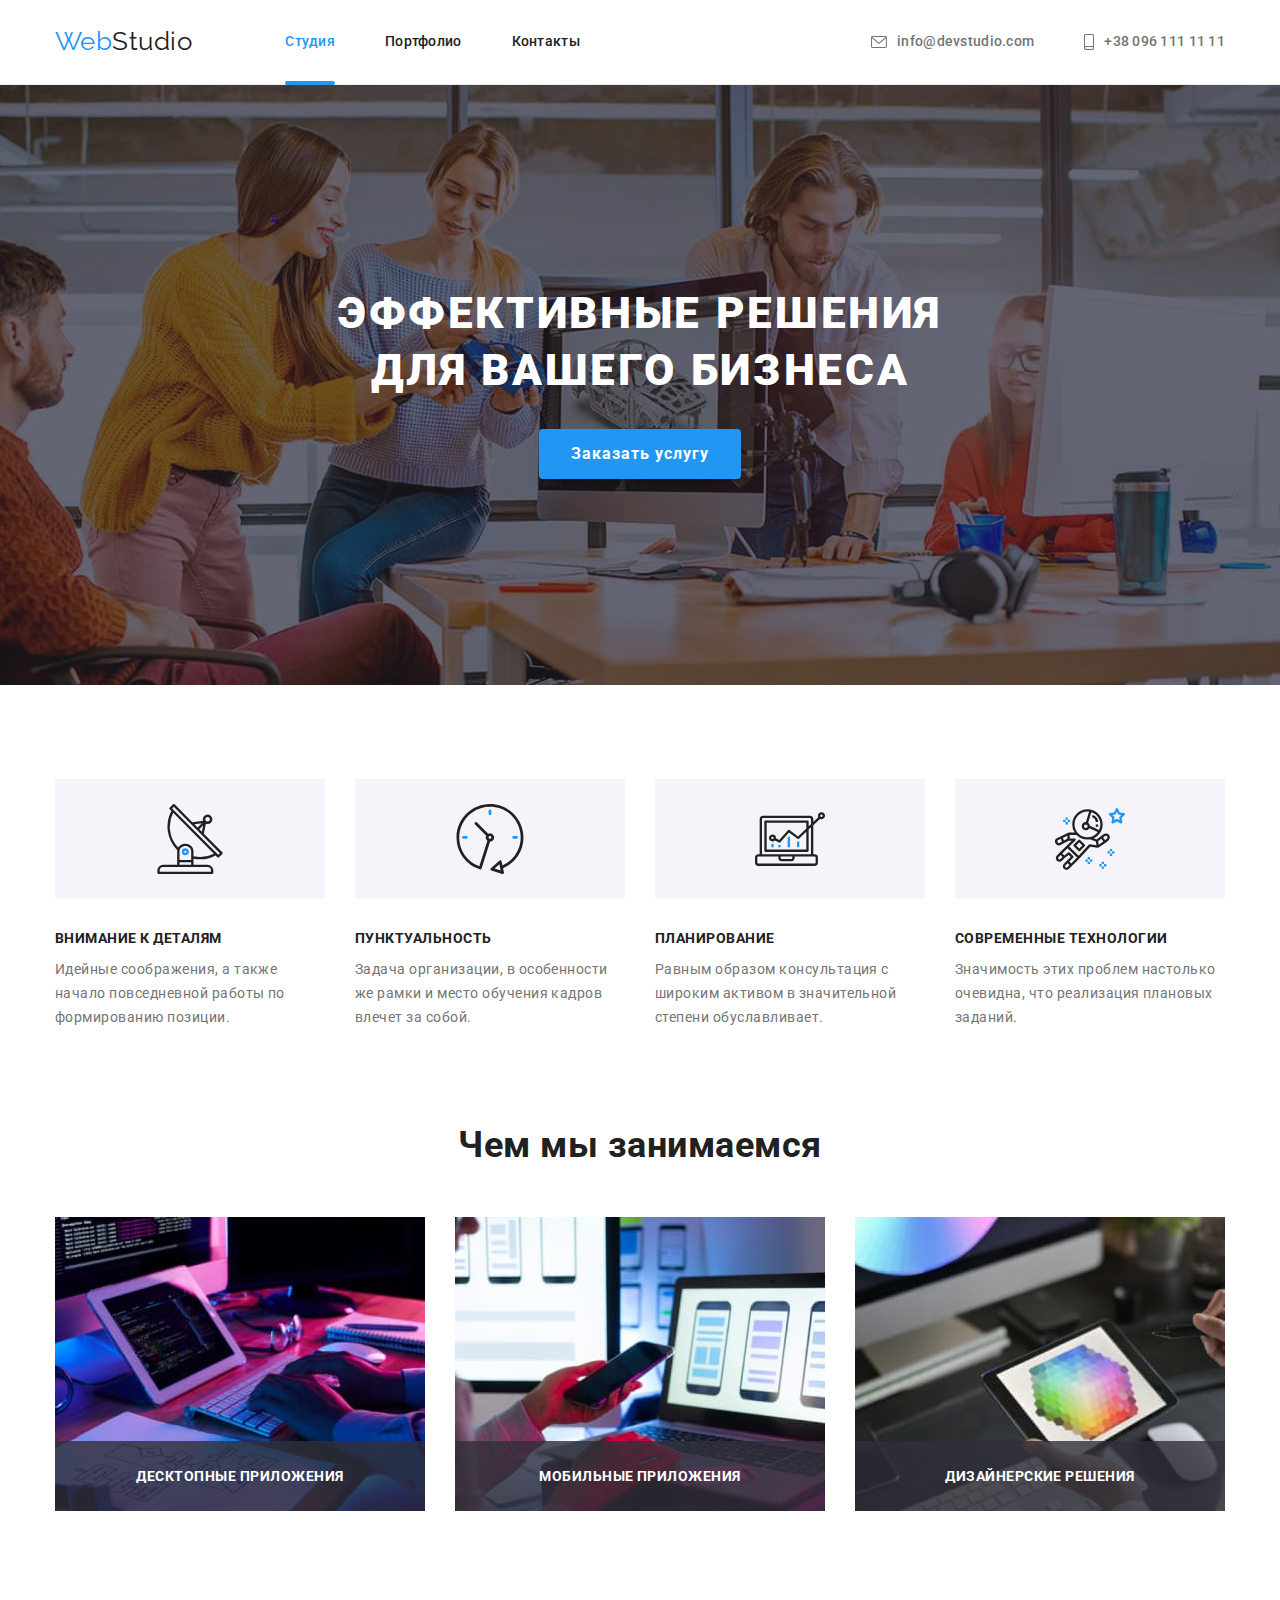
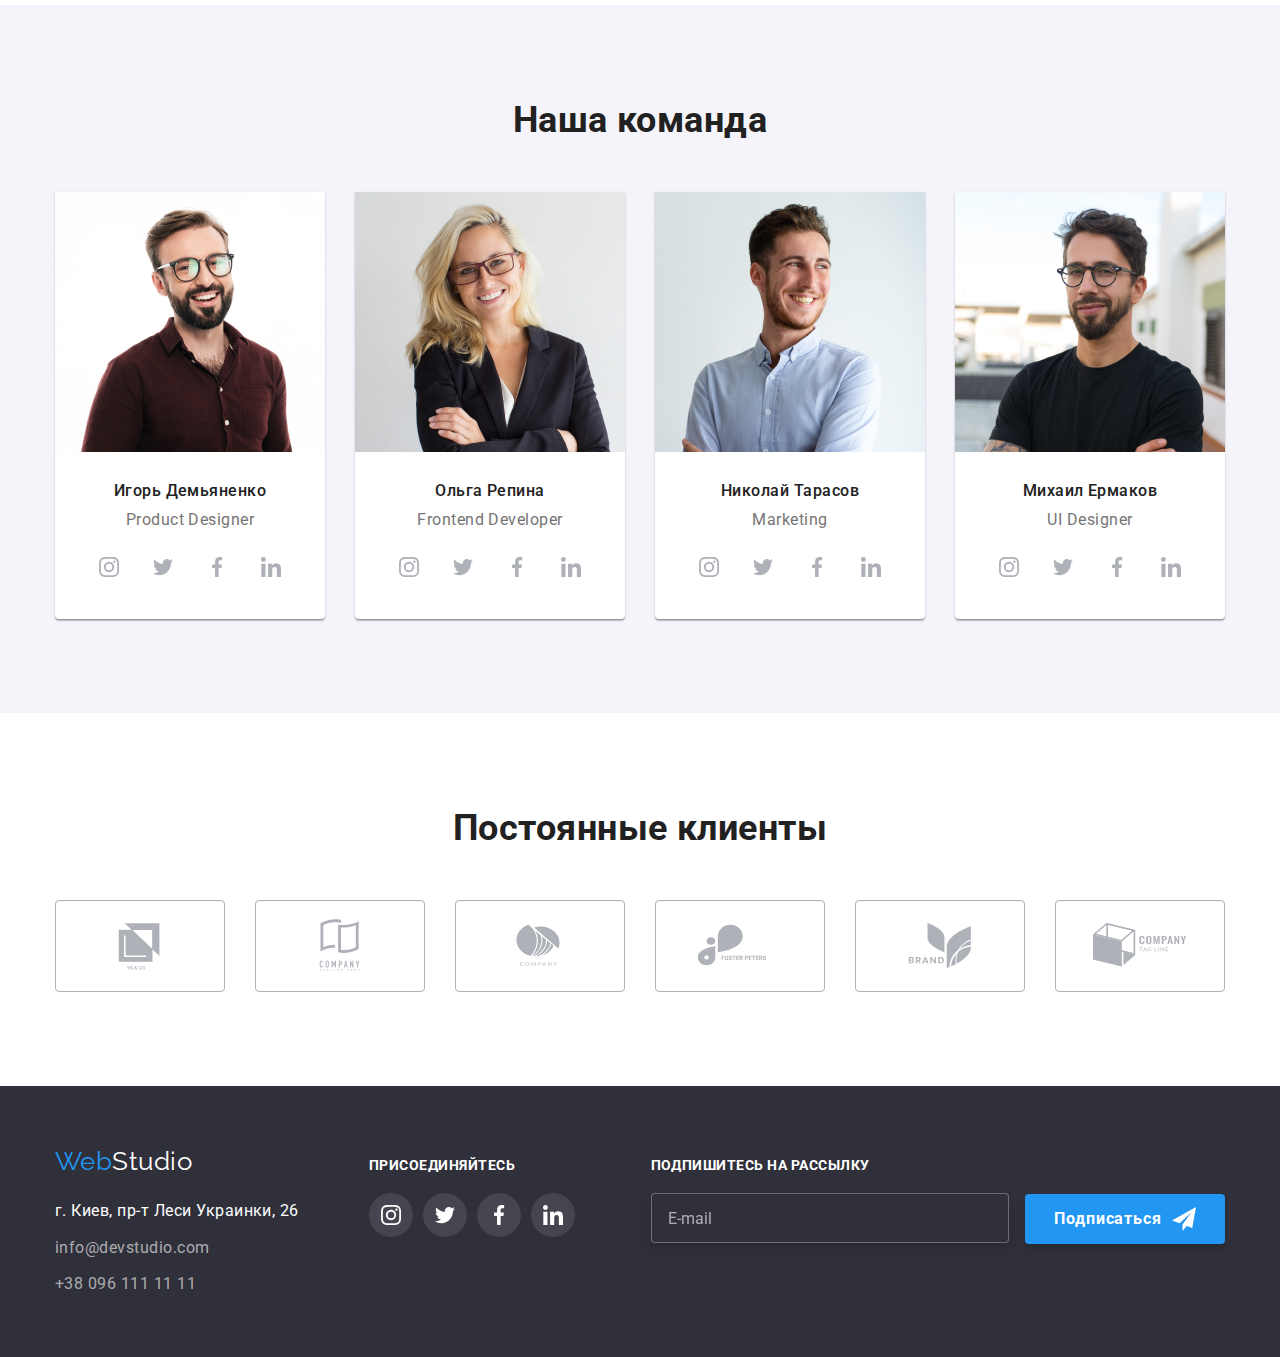
<file: index.html>
<!DOCTYPE html>
<html lang="ru">
  <head>
    <meta charset="UTF-8" />
    <meta http-equiv="X-UA-Compatible" content="IE=edge" />
    <meta name="viewport" content="width=device-width, initial-scale=1.0" />
    <title>Document</title>
    <link rel="preconnect" href="https://fonts.googleapis.com" />
    <link rel="preconnect" href="https://fonts.gstatic.com" crossorigin />
    <link
      href="https://fonts.googleapis.com/css2?family=Raleway:wght@700&family=Roboto:wght@400;500;700;900&display=swap"
      rel="stylesheet"
    />
    <link
      rel="stylesheet"
      href="https://cdnjs.cloudflare.com/ajax/libs/modern-normalize/1.1.0/modern-normalize.min.css"
    />
    <link rel="stylesheet" href="./css/main.min.css"
  </head>
  <body class="page">
    <!--Шапка сайта-->
    <header class="page-header">
      <div class="container page-header__nav">
        <nav class="nav">
          <a href="/index.html" class="logo"
            >Web<span class="logo__accent">Studio</span></a
          >
          <ul class="site-nav list">
            <li class="site-nav__item">
              <a
                href="index.html"
                class="site-nav__link site-nav__link--current link"
                >Студия</a
              >
            </li>
            <li class="site-nav__item">
              <a href="portfolio.html" class="site-nav__link">Портфолио</a>
            </li>
            <li class="site-nav__item">
              <a href="" class="site-nav__link">Контакты</a>
            </li>
          </ul>
        </nav>
        <ul class="contakt list">
          <li class="contakt__item">
            <a href="mailto:info@devstudio.com" class="contakt__list">
              <svg class="contact__icon" width="16" height="12">
                <use href="./images/icons.svg#icon-envelope"></use>
              </svg>
              info@devstudio.com</a
            >
          </li>
          <li class="contakt__item">
            <a href="tel:+380961111111" class="contakt__list"
              ><svg class="contact__icon" width="10" height="16">
                <use href="./images/icons.svg#icon-smartphone"></use>
              </svg>
              +38 096 111 11 11</a
            >
          </li>
        </ul>
        <button
          type="button"
          class="mobile__menu js-open-menu"
          aria-expanded="false"
          aria-controls="mobile-menu"
        >
          <svg width="40" height="40" aria-label="Мобильное меню">
            <use
              class="nav__menu__open"
              href="./images/icons.svg#icon-menu-40px"
            ></use>
          </svg>
        </button>
      </div>
    </header>
    <!--main-->
    <main>
      <!--Герой-->
      <section class="hero">
        <h1 class="hero__title">Эффективные решения для вашего бизнеса</h1>
        <button type="button" class="button button__primary" data-modal-open>
          Заказать услугу
        </button>
      </section>
      <!--Особенности-->
      <section class="section section__peculiarity">
        <div class="container">
          <h2 class="visually-hidden">Особенности</h2>
          <ul class="peculiarity list">
            <li class="peculiarity__item">
              <div class="peculiarity__thumb">
                <svg class="peculiarity__icon" width="70" height="70">
                  <use href="./images/icons.svg#icon-antenna"></use>
                </svg>
              </div>
              <h3 class="peculiarity__title">Внимание к деталям</h3>
              <p class="peculiarity__text">
                Идейные соображения, а также начало повседневной работы по
                формированию позиции.
              </p>
            </li>
            <li class="peculiarity__item">
              <div class="peculiarity__thumb">
                <svg class="peculiarity__icon" width="70" height="70">
                  <use href="./images/icons.svg#icon-clock-1"></use>
                </svg>
              </div>
              <h3 class="peculiarity__title">Пунктуальность</h3>
              <p class="peculiarity__text">
                Задача организации, в особенности же рамки и место обучения
                кадров влечет за собой.
              </p>
            </li>
            <li class="peculiarity__item">
              <div class="peculiarity__thumb">
                <svg class="peculiarity__icon" width="70" height="70">
                  <use href="./images/icons.svg#icon-diagram"></use>
                </svg>
              </div>
              <h3 class="peculiarity__title">Планирование</h3>
              <p class="peculiarity__text">
                Равным образом консультация с широким активом в значительной
                степени обуславливает.
              </p>
            </li>
            <li class="peculiarity__item">
              <div class="peculiarity__thumb">
                <svg class="peculiarity__icon" width="70" height="70">
                  <use href="./images/icons.svg#icon-astronaut"></use>
                </svg>
              </div>
              <h3 class="peculiarity__title">Современные технологии</h3>
              <p class="peculiarity__text">
                Значимость этих проблем настолько очевидна, что реализация
                плановых заданий.
              </p>
            </li>
          </ul>
        </div>
      </section>
      <!--Чем мы занимаемся-->
      <section class="section work_section">
        <div class="container">
          <h2 class="section__title work__title">Чем мы занимаемся</h2>
          <ul class="work list">
            <li class="work__item">
              <div class="Work__thumb">
                <img
                  srcset="./images/img_1.jpg 1x, ./images/img_1-2x.jpg 2x"
                  src="./images/img_1.jpg"
                  alt="Пишеться код"
                  width="370"
                  class="work__image"
                />
                <a class="work__text">Десктопные приложения</a>
              </div>
            </li>
            <li class="work__item">
              <div class="work__thumb">
                <img
                  srcset="./images/img_2.jpg 1x, ./images/img_2-2x.jpg 2x"
                  src="./images/img_2.jpg"
                  alt="Розробка додатку"
                  width="370"
                  class="work__image"
                />
                <a class="work__text">Мобильные приложения</a>
              </div>
            </li>
            <li class="work__item">
              <div class="work__thumb">
                <img
                  srcset="./images/img_3.jpg 1x, ./images/img_3-2x.jpg 2x"
                  src="./images/img_3.jpg"
                  alt="Вибирає колір"
                  width="370"
                  class="work__image"
                />
                <a class="work__text">Дизайнерские решения</a>
              </div>
            </li>
          </ul>
        </div>
      </section>
      <!--Наша команда-->
      <section class="section section__command">
        <div class="container">
          <h2 class="section__title">Наша команда</h2>
          <ul class="command list">
            <li class="command__item">
              <picture>
                <source
                  srcset="
                    ./images/команда/1-dest-1x.jpg 1x,
                    ./images/команда/1-dest-2x.jpg 2x
                  "
                  media="(min-width:1200px)"
                />
                <source
                  srcset="
                    ./images/команда/1-tabl-1x.jpg 1x,
                    ./images/команда/1-tabl-2x.jpg 2x
                  "
                  media="(min-width:768px)"
                />
                <source
                  srcset="
                    ./images/команда/1-mob-1x.jpg 1x,
                    ./images/команда/1-mob-2x.jpg 2x
                  "
                  media="(min-width:320px)"
                />
                <img
                  src="./images/команда/1-dest-1x.jpg"
                  alt="Игорь Демьяненко"
                />
              </picture>

              <div class="command__name">
                <h3 class="command__team">Игорь Демьяненко</h3>
                <p class="command__text">Product Designer</p>
              </div>
              <ul class="social__list list">
                <li class="social__item">
                  <a href="" class="social__link">
                    <svg class="social__icon" width="20" height="20">
                      <use href="./images/icons.svg#icon-instagram"></use>
                    </svg>
                  </a>
                </li>
                <li class="social__item">
                  <a href="" class="social__link">
                    <svg class="social__icon" width="20" height="20">
                      <use href="./images/icons.svg#icon-twitter"></use>
                    </svg>
                  </a>
                </li>
                <li class="social__item">
                  <a href="" class="social__link">
                    <svg class="social__icon" width="20" height="20">
                      <use href="./images/icons.svg#icon-facebook"></use>
                    </svg>
                  </a>
                </li>
                <li class="social__item">
                  <a href="" class="social__link">
                    <svg class="social__icon" width="20" height="20">
                      <use href="./images/icons.svg#icon-linkedin"></use>
                    </svg>
                  </a>
                </li>
              </ul>
            </li>
            <li class="command__item">
              <picture>
                <source
                  srcset="
                    ./images/команда/2-dest-1x.jpg 1x,
                    ./images/команда/2-dest-2x.jpg 2x
                  "
                  media="(min-width:1200px)"
                />
                <source
                  srcset="
                    ./images/команда/2-tabl-1x.jpg 1x,
                    ./images/команда/2-tabl-2x.jpg 2x
                  "
                  media="(min-width:768px)"
                />
                <source
                  srcset="
                    ./images/команда/2-mob-1x.jpg 1x,
                    ./images/команда/2-mob-2x.jpg 2x
                  "
                  media="(min-width:320px)"
                />
                <img src="./images/команда/2-dest-1x.jpg" alt="Ольга Репина" />
              </picture>

              <div class="command__name">
                <h3 class="command__team">Ольга Репина</h3>
                <p class="command__text">Frontend Developer</p>
              </div>
              <ul class="social__list list">
                <li class="social__item">
                  <a href="" class="social__link">
                    <svg class="social__icon" width="20" height="20">
                      <use href="./images/icons.svg#icon-instagram"></use>
                    </svg>
                  </a>
                </li>
                <li class="social__item">
                  <a href="" class="social__link">
                    <svg class="social__icon" width="20" height="20">
                      <use href="./images/icons.svg#icon-twitter"></use>
                    </svg>
                  </a>
                </li>
                <li class="social__item">
                  <a href="" class="social__link">
                    <svg class="social__icon" width="20" height="20">
                      <use href="./images/icons.svg#icon-facebook"></use>
                    </svg>
                  </a>
                </li>
                <li class="social__item">
                  <a href="" class="social__link">
                    <svg class="social__icon" width="20" height="20">
                      <use href="./images/icons.svg#icon-linkedin"></use>
                    </svg>
                  </a>
                </li>
              </ul>
            </li>
            <li class="command__item">
              <picture>
                <source
                  srcset="
                    ./images/команда/3-dest-1x.jpg 1x,
                    ./images/команда/3-dest-2x.jpg 2x
                  "
                  media="(min-width:1200px)"
                />
                <source
                  srcset="
                    ./images/команда/3-tabl-1x.jpg 1x,
                    ./images/команда/3-tabl-2x.jpg 2x
                  "
                  media="(min-width:768px)"
                />
                <source
                  srcset="
                    ./images/команда/3-mob-1x.jpg 1x,
                    ./images/команда/3-mob-2x.jpg 2x
                  "
                  media="(min-width:320px)"
                />
                <img
                  src="./images/команда/3-dest-1x.jpg"
                  alt="Николай Тарасов"
                />
              </picture>

              <div class="command__name">
                <h3 class="command__team">Николай Тарасов</h3>
                <p class="command__text">Marketing</p>
              </div>
              <ul class="social__list list">
                <li class="social__item">
                  <a href="" class="social__link">
                    <svg class="social__icon" width="20" height="20">
                      <use href="./images/icons.svg#icon-instagram"></use>
                    </svg>
                  </a>
                </li>
                <li class="social__item">
                  <a href="" class="social__link">
                    <svg class="social__icon" width="20" height="20">
                      <use href="./images/icons.svg#icon-twitter"></use>
                    </svg>
                  </a>
                </li>
                <li class="social__item">
                  <a href="" class="social__link">
                    <svg class="social__icon" width="20" height="20">
                      <use href="./images/icons.svg#icon-facebook"></use>
                    </svg>
                  </a>
                </li>
                <li class="social__item">
                  <a href="" class="social__link">
                    <svg class="social__icon" width="20" height="20">
                      <use href="./images/icons.svg#icon-linkedin"></use>
                    </svg>
                  </a>
                </li>
              </ul>
            </li>
            <li class="command__item">
              <picture>
                <source
                  srcset="
                    ./images/команда/4-dest-1x.jpg 1x,
                    ./images/команда/4-dest-2x.jpg 2x
                  "
                  media="(min-width:1200px)"
                />
                <source
                  srcset="
                    ./images/команда/4-tabl-1x.jpg 1x,
                    ./images/команда/4-tabl-2x.jpg 2x
                  "
                  media="(min-width:768px)"
                />
                <source
                  srcset="
                    ./images/команда/4-mob-1x.jpg 1x,
                    ./images/команда/4-mob-2x.jpg 2x
                  "
                  media="(min-width:320px)"
                />
                <img
                  src="./images/команда/4-dest-1x.jpg"
                  alt="Михаил Ермаков"
                />
              </picture>

              <div class="command__name">
                <h3 class="command__team">Михаил Ермаков</h3>
                <p class="command__text">UI Designer</p>
              </div>
              <ul class="social__list list">
                <li class="social__item">
                  <a href="" class="social__link">
                    <svg class="social__icon" width="20" height="20">
                      <use href="./images/icons.svg#icon-instagram"></use>
                    </svg>
                  </a>
                </li>
                <li class="social__item">
                  <a href="" class="social__link">
                    <svg class="social__icon" width="20" height="20">
                      <use href="./images/icons.svg#icon-twitter"></use>
                    </svg>
                  </a>
                </li>
                <li class="social__item">
                  <a href="" class="social__link">
                    <svg class="social__icon" width="20" height="20">
                      <use href="./images/icons.svg#icon-facebook"></use>
                    </svg>
                  </a>
                </li>
                <li class="social__item">
                  <a href="" class="social__link">
                    <svg class="social__icon" width="20" height="20">
                      <use href="./images/icons.svg#icon-linkedin"></use>
                    </svg>
                  </a>
                </li>
              </ul>
            </li>
          </ul>
        </div>
      </section>
      <!--Клієнти-->
      <section class="section">
        <div class="container">
          <h2 class="section__title">Постоянные клиенты</h2>
          <ul class="clients list">
            <li class="clients__item">
              <a href="" class="clients__link">
                <svg class="clients__icon" width="106" height="60">
                  <use href="./images/icons.svg#icon-client-1"></use>
                </svg>
              </a>
            </li>
            <li class="clients__item">
              <a href="" class="clients__link">
                <svg class="clients__icon" width="106" height="60">
                  <use href="./images/icons.svg#icon-client-2"></use>
                </svg>
              </a>
            </li>
            <li class="clients__item">
              <a href="" class="clients__link">
                <svg class="clients__icon" width="106" height="60">
                  <use href="./images/icons.svg#icon-client-3"></use>
                </svg>
              </a>
            </li>
            <li class="clients__item">
              <a href="" class="clients__link">
                <svg class="clients__icon" width="106" height="60">
                  <use href="./images/icons.svg#icon-client-4"></use>
                </svg>
              </a>
            </li>
            <li class="clients__item">
              <a href="" class="clients__link">
                <svg class="clients__icon" width="106" height="60">
                  <use href="./images/icons.svg#icon-client-5"></use>
                </svg>
              </a>
            </li>
            <li class="clients__item">
              <a href="" class="clients__link">
                <svg class="clients__icon" width="106" height="60">
                  <use href="./images/icons.svg#icon-client-6"></use>
                </svg>
              </a>
            </li>
          </ul>
        </div>
      </section>
    </main>
    <!--Підвал-->
    <footer class="footer">
      <div class="container footer__container">
        <div class="footer__thumb">
          <div class="address-block">
            <a href="/index.html" class="footer__logo logo"
              >Web<span class="footer__logo--white">Studio</span></a
            >
            <address class="address">
              <ul class="address__list list">
                <li class="address__geo">
                  <a
                    href="https://goo.gl/maps/4YWWPyWF16ZQ9Hfj6"
                    target="_blank"
                    rel="noopener noreferrer"
                    class="address__geo--link"
                    >г. Киев, пр-т Леси Украинки, 26</a
                  >
                </li>
                <li class="address__mail">
                  <a href="mailto:info@devstudio.com" class="address__link"
                    >info@devstudio.com</a
                  >
                </li>
                <li class="address__tel">
                  <a href="tel:+380961111111" class="address__link"
                    >+38 096 111 11 11</a
                  >
                </li>
              </ul>
            </address>
          </div>
          <div class="join">
            <p class="join__title">Присоединяйтесь</p>
            <ul class="social__list list">
              <li class="social__item">
                <a href="" class="social__link social__link--footer">
                  <svg class="social__icon" width="20" height="20">
                    <use href="./images/icons.svg#icon-instagram"></use>
                  </svg>
                </a>
              </li>
              <li class="social__item">
                <a href="" class="social__link social__link--footer">
                  <svg class="social__icon" width="20" height="20">
                    <use href="./images/icons.svg#icon-twitter"></use>
                  </svg>
                </a>
              </li>
              <li class="social__item">
                <a href="" class="social__link social__link--footer">
                  <svg class="social__icon" width="20" height="20">
                    <use href="./images/icons.svg#icon-facebook"></use>
                  </svg>
                </a>
              </li>
              <li class="social__item">
                <a href="" class="social__link social__link--footer">
                  <svg class="social__icon" width="20" height="20">
                    <use href="./images/icons.svg#icon-linkedin"></use>
                  </svg>
                </a>
              </li>
            </ul>
          </div>
        </div>
        <div class="subscribe">
          <b class="subscripe__title">Подпишитесь на рассылку</b>
          <form>
            <label for="email" class="subscripe__form-field">
              <input
                type="email"
                id="email"
                placeholder="E-mail"
                class="subscripe__input"
              />
            </label>
            <button type="submit" class="subscripe__button">Подписаться</button>
          </form>
        </div>
      </div>
    </footer>

    <!--mobile-menu-->
    <div class="menu-container js-menu-container" id="mobile-menu">
      <button class="mobile__menu js-close-menu">
        <svg width="40" height="40" aria-label="Мобильное меню">
          <use
            class="nav__menu__close"
            href="./images/icons.svg#icon-close-40px"
          ></use>
        </svg>
      </button>

      <ul class="mobile__pages list">
        <li class="mobile__pages--position">
          <a href="index.html" class="mobile__pages__item mobile__current"
            >Студия</a
          >
        </li>
        <li class="mobile__pages--position">
          <a href="portfolio.html" class="mobile__pages__item">Портфолио</a>
        </li>
        <li><a href="" class="mobile__pages__item">Контакты</a></li>
      </ul>
      <div class="mobile__menu--position">
        <ul class="mobile__contacts list">
          <li>
            <a href="" class="mobile__contacts--phone">+38 096 111 11 11</a>
          </li>
          <li class="mobile__contacts--position">
            <a href="" class="mobile__contacts--mail">info@devstudio.com</a>
          </li>
        </ul>
        <ul class="mobile__social list">
          <li class="border">
            <a href="" class="mobile__social__item">Instagram</a>
          </li>
          <li class="border">
            <a href="" class="mobile__social__item">Twitter</a>
          </li>
          <li class="border">
            <a href="" class="mobile__social__item">Facebook</a>
          </li>
          <li><a href="" class="mobile__social__item">LinkedIn</a></li>
        </ul>
      </div>
    </div>

    <div class="backdrop is-hidden" data-modal>
      <div class="modal">
        <button type="button" class="modal__close" data-modal-close>
          <svg class="modal__close--icon" width="11" height="11">
            <use href="./images/icons.svg#icon-close"></use>
          </svg>
        </button>
        <b class="modal__title">Оставьте свои данные, мы вам перезвоним</b>
        <form class="feedback__form">
          <div class="feedback__thumb">
            <label for="name" class="feedback__title">Имя</label>
            <input type="text" name="name" class="feedback__input" id="name" />
            <svg width="18" height="18" class="feedback__icon">
              <use href="./images/icons.svg#icon-person"></use>
            </svg>
          </div>
          <div class="feedback__thumb">
            <label for="phone" class="feedback__title">Телефон</label>
            <input type="tel" name="phone" class="feedback__input" id="phone" />
            <svg width="18" height="18" class="feedback__icon">
              <use href="./images/icons.svg#icon-telephone"></use>
            </svg>
          </div>
          <div class="feedback__thumb">
            <label for="mail" class="feedback__title">Почта</label>
            <input type="tel" name="phone" class="feedback__input" id="mail" />
            <svg width="18" height="18" class="feedback__icon">
              <use href="./images/icons.svg#icon-mail"></use>
            </svg>
          </div>
          <div class="feedback__thumb feedback__thumb--comments">
            <label for="comment" class="feedback__title">Комментарий</label>
            <textarea
              name="comment"
              id="comment"
              class="feedback__input--comment"
              placeholder="Введите текст"
            ></textarea>
          </div>
          <div class="agreement">
            <label for="agreement" class="agreement__title">
              <input
                type="checkbox"
                name="agreement"
                id="agreement"
                class="agreement__checkbox"
              />
              <span class="agreement__icon"></span>Соглашаюсь с рассылкой и
              принимаю
              <a href="" class="agreement__link">Условия договора</a></label
            >
          </div>
          <button type="submit" class="modal__submit--button button">
            Отправить
          </button>
        </form>
      </div>
    </div>
    <script src="./js/menu.js"></script>
    <script src="./js/modal.js"></script>
  </body>
</html>
</file>
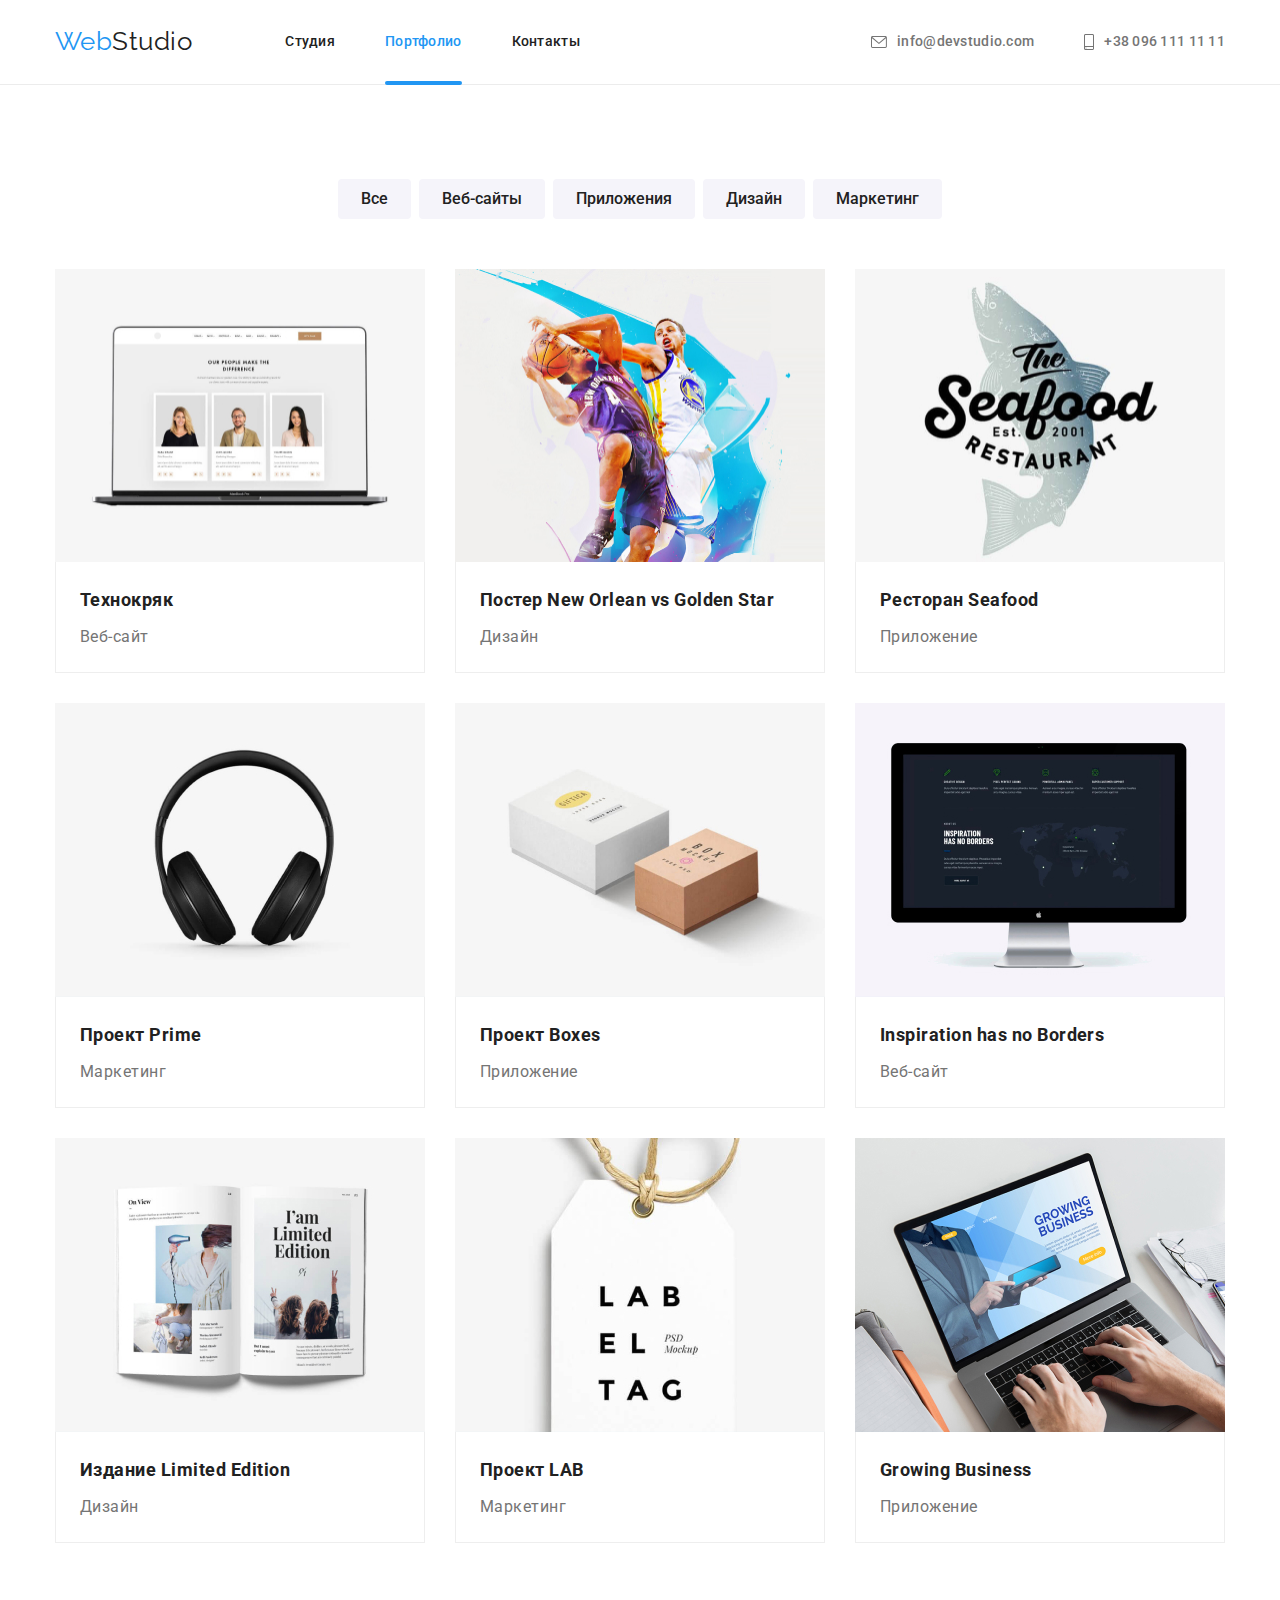
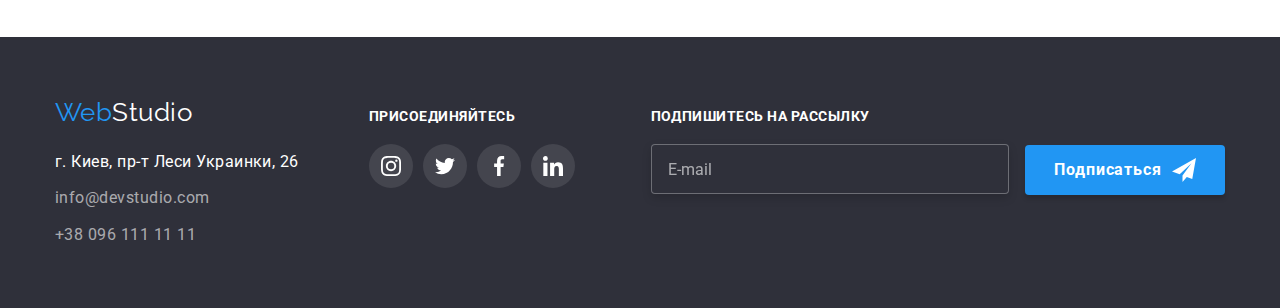
<file: portfolio.html>
<!DOCTYPE html>
<html lang="ru">
  <head>
    <meta charset="UTF-8" />
    <meta http-equiv="X-UA-Compatible" content="IE=edge" />
    <meta name="viewport" content="width=device-width, initial-scale=1.0" />
    <title>Document</title>
    <link rel="preconnect" href="https://fonts.googleapis.com" />
    <link rel="preconnect" href="https://fonts.gstatic.com" crossorigin />
    <link
      href="https://fonts.googleapis.com/css2?family=Raleway:wght@700&family=Roboto:wght@400;500;700;900&display=swap"
      rel="stylesheet"
    />
    <link
      rel="stylesheet"
      href="https://cdnjs.cloudflare.com/ajax/libs/modern-normalize/1.1.0/modern-normalize.min.css"
    />

    <link rel="stylesheet" href="css/main.min.css" />
  </head>
  <body class="page">
    <!--Шапка сайта-->
    <header class="page-header">
      <div class="container page-header__nav">
        <nav class="nav">
          <a href="/index.html" class="logo"
            >Web<span class="logo__accent">Studio</span></a
          >
          <ul class="site-nav list">
            <li class="site-nav__item">
              <a href="index.html" class="site-nav__link">Студия</a>
            </li>
            <li class="site-nav__item">
              <a
                href="portfolio.html"
                class="site-nav__link site-nav__link--current link"
                >Портфолио</a
              >
            </li>
            <li class="site-nav__item">
              <a href="" class="site-nav__link">Контакты</a>
            </li>
          </ul>
        </nav>
        <ul class="contakt list">
          <li class="contakt__item">
            <a href="mailto:info@devstudio.com" class="contakt__list">
              <svg class="contact__icon" width="16" height="12">
                <use href="./images/icons.svg#icon-envelope"></use>
              </svg>
              info@devstudio.com</a
            >
          </li>
          <li class="contakt__item">
            <a href="tel:+380961111111" class="contakt__list"
              ><svg class="contact__icon" width="10" height="16">
                <use href="./images/icons.svg#icon-smartphone"></use>
              </svg>
              +38 096 111 11 11</a
            >
          </li>
        </ul>
        <button
          type="button"
          class="mobile__menu js-open-menu"
          aria-expanded="false"
          aria-controls="mobile-menu"
        >
          <svg width="40" height="40" aria-label="Мобильное меню">
            <use
              class="nav__menu__open"
              href="./images/icons.svg#icon-menu-40px"
            ></use>
          </svg>
        </button>
      </div>
    </header>
    <!--main-->
    <main>
      <section class="section">
        <div class="container">
          <h1 class="visually-hidden">Портфолио</h1>
          <!--Фільтри-->
          <ul class="portfolio-filter list">
            <li class="portfolio-filter__item">
              <button type="button" class="portfolio-filter__button">
                Все
              </button>
            </li>
            <li class="portfolio-filter__item">
              <button type="button" class="portfolio-filter__button">
                Веб-сайты
              </button>
            </li>
            <li class="portfolio-filter__item">
              <button type="button" class="portfolio-filter__button">
                Приложения
              </button>
            </li>
            <li class="portfolio-filter__item">
              <button type="button" class="portfolio-filter__button">
                Дизайн
              </button>
            </li>
            <li class="portfolio-filter__item">
              <button type="button" class="portfolio-filter__button">
                Маркетинг
              </button>
            </li>
          </ul>
          <!--групи портфоліо-->
          <ul class="flex list">
            <li class="flex__element">
              <a href="" class="flex__link link"
                ><div class="flex__thumb">
                  <picture>
                    <source
                      srcset="
                        ./images/portfolio/1-dest-1x.jpg 1x,
                        ./images/portfolio/1-dest-2x.jpg 2x
                      "
                      media="(min-width: 1200px)"
                    />
                    <source
                      srcset="
                        ./images/portfolio/1-tabl-1x.jpg 1x,
                        ./images/portfolio/1-tabl-2x.jpg 2x
                      "
                      media="(min-width: 768px)"
                    />
                    <source
                      srcset="
                        ./images/portfolio/1-mob-1x.jpg 1x,
                        ./images/portfolio/1-mob-2x.jpg 2x
                      "
                      media="(min-width: 320px)"
                    />
                    <img
                      src="./images/portfolio/1-dest-1x.jpg"
                      alt="Технокряк"
                    />
                  </picture>

                  <p class="flex__text">
                    Ресурс предлагает комплексные предложения с разным уровнем
                    функционала и сервисов. Все это позволит посетителю получить
                    исчерпывающи сведения о компании или частном лице.
                  </p>
                </div>
                <div class="description">
                  <h2 class="description__images--text">Технокряк</h2>
                  <p class="description__image--indent">Веб-сайт</p>
                </div></a
              >
            </li>
            <li class="flex__element">
              <a href="" class="flex__link link">
                <div class="flex__thumb">
                  <picture>
                    <source
                      srcset="
                        ./images/portfolio/2-dest-1x.jpg 1x,
                        ./images/portfolio/2-dest-2x.jpg 2x
                      "
                      media="(min-width: 1200px)"
                    />
                    <source
                      srcset="
                        ./images/portfolio/2-tabl-1x.jpg 1x,
                        ./images/portfolio/2-tabl-2x.jpg 2x
                      "
                      media="(min-width: 768px)"
                    />
                    <source
                      srcset="
                        ./images/portfolio/2-mob-1x.jpg 1x,
                        ./images/portfolio/2-mob-2x.jpg 2x
                      "
                      media="(min-width: 320px)"
                    />
                    <img
                      src="./images/portfolio/2-dest-1x.jpg"
                      alt="Постер New Orlean vs Golden Star"
                    />
                  </picture>

                  <p class="flex__text">
                    Ресурс предлагает комплексные предложения с разным уровнем
                    функционала и сервисов. Все это позволит посетителю получить
                    исчерпывающие сведения о компании или частном лице.
                  </p>
                </div>
                <div class="description">
                  <h2 class="description__images--text">
                    Постер New Orlean vs Golden Star
                  </h2>
                  <p class="description__image--indent">Дизайн</p>
                </div></a
              >
            </li>
            <li class="flex__element">
              <a href="" class="flex__link link"
                ><div class="flex__thumb">
                  <picture>
                    <source
                      srcset="
                        ./images/portfolio/3-dest-1x.jpg 1x,
                        ./images/portfolio/3-dest-2x.jpg 2x
                      "
                      media="(min-width: 1200px)"
                    />
                    <source
                      srcset="
                        ./images/portfolio/3-tabl-1x.jpg 1x,
                        ./images/portfolio/3-tabl-2x.jpg 2x
                      "
                      media="(min-width: 768px)"
                    />
                    <source
                      srcset="
                        ./images/portfolio/3-mob-1x.jpg 1x,
                        ./images/portfolio/3-mob-2x.jpg 2x
                      "
                      media="(min-width: 320px)"
                    />
                    <img
                      src="./images/portfolio/3-dest-1x.jpg"
                      alt="Ресторан Seafood"
                    />
                  </picture>

                  <p class="flex__text">
                    Ресурс предлагает комплексные предложения с разным уровнем
                    функционала и сервисов. Все это позволит посетителю получить
                    исчерпывающие сведения о компании или частном лице.
                  </p>
                </div>
                <div class="description">
                  <h2 class="description__images--text">Ресторан Seafood</h2>
                  <p class="description__image--indent">Приложение</p>
                </div></a
              >
            </li>
            <li class="flex__element">
              <a href="" class="flex__link link">
                <div class="flex__thumb">
                  <picture>
                    <source
                      srcset="
                        ./images/portfolio/4-dest-1x.jpg 1x,
                        ./images/portfolio/4-dest-2x.jpg 2x
                      "
                      media="(min-width: 1200px)"
                    />
                    <source
                      srcset="
                        ./images/portfolio/4-tabl-1x.jpg 1x,
                        ./images/portfolio/4-tabl-2x.jpg 2x
                      "
                      media="(min-width: 768px)"
                    />
                    <source
                      srcset="
                        ./images/portfolio/4-mob-1x.jpg 1x,
                        ./images/portfolio/4-mob-2x.jpg 2x
                      "
                      media="(min-width: 320px)"
                    />
                    <img
                      src="./images/portfolio/4-dest-1x.jpg"
                      alt="Проект Prime"
                    />
                  </picture>

                  <p class="flex__text">
                    Ресурс предлагает комплексные предложения с разным уровнем
                    функционала и сервисов. Все это позволит посетителю получить
                    исчерпывающие сведения о компании или частном лице.
                  </p>
                </div>
                <div class="description">
                  <h2 class="description__images--text">Проект Prime</h2>
                  <p class="description__image--indent">Маркетинг</p>
                </div></a
              >
            </li>
            <li class="flex__element">
              <a href="" class="flex__link link">
                <div class="flex__thumb">
                  <picture>
                    <source
                      srcset="
                        ./images/portfolio/5-dest-1x.jpg 1x,
                        ./images/portfolio/5-dest-2x.jpg 2x
                      "
                      media="(min-width: 1200px)" />
                    <source
                      srcset="
                        ./images/portfolio/5-tabl-1x.jpg 1x,
                        ./images/portfolio/5-tabl-2x.jpg 2x
                      "
                      media="(min-width: 768px)" />
                    <source
                      srcset="
                        ./images/portfolio/5-mob-1x.jpg 1x,
                        ./images/portfolio/5-mob-2x.jpg 2x
                      "
                      media="(min-width: 320px)" />
                    <img
                      src="./images/portfolio/5-dest-1x.jpg"
                      alt="Проект Boxes"
                  /></picture>

                  <p class="flex__text">
                    Ресурс предлагает комплексные предложения с разным уровнем
                    функционала и сервисов. Все это позволит посетителю получить
                    исчерпывающие сведения о компании или частном лице.
                  </p>
                </div>
                <div class="description">
                  <h2 class="description__images--text">Проект Boxes</h2>
                  <p class="description__image--indent">Приложение</p>
                </div></a
              >
            </li>
            <li class="flex__element">
              <a href="" class="flex__link link">
                <div class="flex__thumb">
                  <picture
                    ><source
                      srcset="
                        ./images/portfolio/6-dest-1x.jpg 1x,
                        ./images/portfolio/6-dest-2x.jpg 2x
                      "
                      media="(min-width: 1200px)" />
                    <source
                      srcset="
                        ./images/portfolio/6-tabl-1x.jpg 1x,
                        ./images/portfolio/6-tabl-2x.jpg 2x
                      "
                      media="(min-width: 768px)" />
                    <source
                      srcset="
                        ./images/portfolio/6-mob-1x.jpg 1x,
                        ./images/portfolio/6-mob-2x.jpg 2x
                      "
                      media="(min-width: 320px)" />
                    <img
                      src="./images/portfolio/6-dest-1x.jpg"
                      alt="Inspiration has no Borders"
                  /></picture>

                  <p class="flex__text">
                    Ресурс предлагает комплексные предложения с разным уровнем
                    функционала и сервисов. Все это позволит посетителю получить
                    исчерпывающие сведения о компании или частном лице.
                  </p>
                </div>
                <div class="description">
                  <h2 class="description__images--text">
                    Inspiration has no Borders
                  </h2>
                  <p class="description__image--indent">Веб-сайт</p>
                </div></a
              >
            </li>
            <li class="flex__element">
              <a href="" class="flex__link link">
                <div class="flex__thumb">
                  <picture
                    ><source
                      srcset="
                        ./images/portfolio/7-dest-1x.jpg 1x,
                        ./images/portfolio/7-dest-2x.jpg 2x
                      "
                      media="(min-width: 1200px)"
                    />
                    <source
                      srcset="
                        ./images/portfolio/7-tabl-1x.jpg 1x,
                        ./images/portfolio/7-tabl-2x.jpg 2x
                      "
                      media="(min-width: 768px)"
                    />
                    <source
                      srcset="
                        ./images/portfolio/7-mob-1x.jpg 1x,
                        ./images/portfolio/7-mob-2x.jpg 2x
                      "
                      media="(min-width: 320px)"
                    />
                    <img
                      src="./images/portfolio/7-dest-1x.jpg"
                      alt="Издание Limited Edition"
                    />
                  </picture>

                  <p class="flex__text">
                    Ресурс предлагает комплексные предложения с разным уровнем
                    функционала и сервисов. Все это позволит посетителю получить
                    исчерпывающие сведения о компании или частном лице.
                  </p>
                </div>
                <div class="description">
                  <h2 class="description__images--text">
                    Издание Limited Edition
                  </h2>
                  <p class="description__image--indent">Дизайн</p>
                </div></a
              >
            </li>
            <li class="flex__element">
              <a href="" class="flex__link link"
                ><div class="flex__thumb">
                  <picture
                    ><source
                      srcset="
                        ./images/portfolio/8-dest-1x.jpg 1x,
                        ./images/portfolio/8-dest-2x.jpg 2x
                      "
                      media="(min-width: 1200px)"
                    />
                    <source
                      srcset="
                        ./images/portfolio/8-tabl-1x.jpg 1x,
                        ./images/portfolio/8-tabl-2x.jpg 2x
                      "
                      media="(min-width: 768px)"
                    />
                    <source
                      srcset="
                        ./images/portfolio/8-mob-1x.jpg 1x,
                        ./images/portfolio/8-mob-2x.jpg 2x
                      "
                      media="(min-width: 320px)"
                    />
                    <img
                      src="./images/portfolio/8-dest-1x.jpg"
                      alt="Проект LAB"
                    />
                  </picture>

                  <p class="flex__text">
                    Ресурс предлагает комплексные предложения с разным уровнем
                    функционала и сервисов. Все это позволит посетителю получить
                    исчерпывающие сведения о компании или частном лице.
                  </p>
                </div>
                <div class="description">
                  <h2 class="description__images--text">Проект LAB</h2>
                  <p class="description__image--indent">Маркетинг</p>
                </div></a
              >
            </li>
            <li class="flex__element">
              <a href="" class="flex__link link"
                ><div class="flex__thumb">
                  <picture
                    ><source
                      srcset="
                        ./images/portfolio/9-dest-1x.jpg 1x,
                        ./images/portfolio/9-dest-2x.jpg 2x
                      "
                      media="(min-width: 1200px)"
                    />
                    <source
                      srcset="
                        ./images/portfolio/9-tabl-1x.jpg 1x,
                        ./images/portfolio/9-tabl-2x.jpg 2x
                      "
                      media="(min-width: 768px)"
                    />
                    <source
                      srcset="
                        ./images/portfolio/9-mob-1x.jpg 1x,
                        ./images/portfolio/9-mob-2x.jpg 2x
                      "
                      media="(min-width: 320px)"
                    />
                    <img
                      src="./images/portfolio/9-dest-1x.jpg"
                      alt="Growing Business"
                    />
                  </picture>

                  <p class="flex__text">
                    Ресурс предлагает комплексные предложения с разным уровнем
                    функционала и сервисов. Все это позволит посетителю получить
                    исчерпывающие сведения о компании или частном лице.
                  </p>
                </div>
                <div class="description">
                  <h2 class="description__images--text">Growing Business</h2>
                  <p class="description__image--indent">Приложение</p>
                </div></a
              >
            </li>
          </ul>
        </div>
      </section>
    </main>
    <!--Підвал-->
    <footer class="footer">
      <div class="container footer__container">
        <div class="footer__thumb">
          <div class="address-block">
            <a href="/index.html" class="footer__logo logo"
              >Web<span class="footer__logo--white">Studio</span></a
            >
            <address class="address">
              <ul class="address__list list">
                <li class="address__geo">
                  <a
                    href="https://goo.gl/maps/4YWWPyWF16ZQ9Hfj6"
                    target="_blank"
                    rel="noopener noreferrer"
                    class="address__geo--link"
                    >г. Киев, пр-т Леси Украинки, 26</a
                  >
                </li>
                <li class="address__mail">
                  <a href="mailto:info@devstudio.com" class="address__link"
                    >info@devstudio.com</a
                  >
                </li>
                <li class="address__tel">
                  <a href="tel:+380961111111" class="address__link"
                    >+38 096 111 11 11</a
                  >
                </li>
              </ul>
            </address>
          </div>
          <div class="join">
            <p class="join__title">Присоединяйтесь</p>
            <ul class="social__list list">
              <li class="social__item">
                <a href="" class="social__link social__link--footer">
                  <svg class="social__icon" width="20" height="20">
                    <use href="./images/icons.svg#icon-instagram"></use>
                  </svg>
                </a>
              </li>
              <li class="social__item">
                <a href="" class="social__link social__link--footer">
                  <svg class="social__icon" width="20" height="20">
                    <use href="./images/icons.svg#icon-twitter"></use>
                  </svg>
                </a>
              </li>
              <li class="social__item">
                <a href="" class="social__link social__link--footer">
                  <svg class="social__icon" width="20" height="20">
                    <use href="./images/icons.svg#icon-facebook"></use>
                  </svg>
                </a>
              </li>
              <li class="social__item">
                <a href="" class="social__link social__link--footer">
                  <svg class="social__icon" width="20" height="20">
                    <use href="./images/icons.svg#icon-linkedin"></use>
                  </svg>
                </a>
              </li>
            </ul>
          </div>
        </div>
        <div class="subscribe">
          <b class="subscripe__title">Подпишитесь на рассылку</b>
          <form>
            <label for="email" class="subscripe__form-field">
              <input
                type="email"
                id="email"
                placeholder="E-mail"
                class="subscripe__input"
              />
            </label>
            <button type="submit" class="subscripe__button">Подписаться</button>
          </form>
        </div>
      </div>
    </footer>
    <!--mobile-menu-->
    <div class="menu-container js-menu-container" id="mobile-menu">
      <button class="mobile__menu js-close-menu">
        <svg width="40" height="40" aria-label="Мобильное меню">
          <use
            class="nav__menu__close"
            href="./images/icons.svg#icon-close-40px"
          ></use>
        </svg>
      </button>

      <ul class="mobile__pages list">
        <li class="mobile__pages--position">
          <a href="index.html" class="mobile__pages__item">Студия</a>
        </li>
        <li class="mobile__pages--position">
          <a href="portfolio.html" class="mobile__pages__item mobile__current"
            >Портфолио</a
          >
        </li>
        <li><a href="" class="mobile__pages__item">Контакты</a></li>
      </ul>
      <div class="mobile__menu--position">
        <ul class="mobile__contacts list">
          <li>
            <a href="" class="mobile__contacts--phone">+38 096 111 11 11</a>
          </li>
          <li class="mobile__contacts--position">
            <a href="" class="mobile__contacts--mail">info@devstudio.com</a>
          </li>
        </ul>
        <ul class="mobile__social list">
          <li class="border">
            <a href="" class="mobile__social__item">Instagram</a>
          </li>
          <li class="border">
            <a href="" class="mobile__social__item">Twitter</a>
          </li>
          <li class="border">
            <a href="" class="mobile__social__item">Facebook</a>
          </li>
          <li><a href="" class="mobile__social__item">LinkedIn</a></li>
        </ul>
      </div>
    </div>
    <script src="./js/menu.js"></script>
  </body>
</html>
</file>
<file: css/main.min.css>
:root{--primary-text-color: #212121;--title-text-color: #757575;--accent-color: #2196f3;--primary-white-color: #ffffff;--primary-cubic: cubic-bezier(0.4, 0, 0.2, 1)}.page{font-family:Roboto,sans-serif;letter-spacing:.03em;background-color:var(--primary-white-color);color:var(--title-text-color)}h1,h2,h3,h4,p,ul{margin-bottom:0;margin-top:0}img{display:block;max-width:100%;height:auto}.visually-hidden{position:absolute;white-space:nowrap;width:1px;height:1px;overflow:hidden;border:0;padding:0;clip:rect(0 0 0 0);clip-path:inset(50%);margin:-1px}.list{padding:0;margin:0;list-style:none}.section__title{color:var(--primary-text-color);font-weight:700;font-size:28px;line-height:1.18;text-align:center;margin-bottom:30px}@media screen and (min-width: 1200px){.section__title{font-size:36px;line-height:1.19;margin-bottom:50px}}.section{padding-top:60px;padding-bottom:60px}@media screen and (min-width: 1200px){.section{padding-top:94px;padding-bottom:94px}}@media screen and (min-width: 1200px){.section__peculiarity{padding-bottom:0}}.container{width:100%;padding-left:15px;padding-right:15px;margin-left:auto;margin-right:auto}@media screen and (min-width: 480px){.container{width:480px}}@media screen and (min-width: 768px){.container{width:768px}}@media screen and (min-width: 1200px){.container{width:1200px}}.page-header{padding-bottom:16px;padding-top:16px;background-color:var(--primary-white-color);border-bottom:1px solid #ececec}@media screen and (min-width: 768px){.page-header{padding-bottom:0;padding-top:0}}.page-header__nav{display:flex;align-items:center}.nav{display:flex;align-items:center}.site-nav{display:none}@media screen and (min-width: 768px){.site-nav{display:flex;margin-left:93px}}.site-nav__item+.site-nav__item{margin-left:50px}.site-nav__link{color:var(--primary-text-color);font-family:inherit;font-weight:500;font-size:14px;line-height:1.4;letter-spacing:.02em;text-decoration:none;padding-top:32px;padding-bottom:32px;display:block;position:relative;transition:color 250ms var(--primary-cubic)}.site-nav__link:hover,.site-nav__link:focus{color:var(--accent-color)}.link.site-nav__link--current{color:var(--accent-color)}.link.site-nav__link--current::after{content:"";position:absolute;left:0;bottom:-1px;width:100%;height:4px;background:var(--accent-color);border-radius:2px}.contakt{display:none}@media screen and (min-width: 768px){.contakt{display:block;margin-left:auto}}@media screen and (min-width: 1200px){.contakt{display:flex}}.contakt__item:not(:last-child){margin-bottom:10px}@media screen and (min-width: 1200px){.contakt__item:not(:last-child){margin-bottom:0}}@media screen and (min-width: 1200px){.contakt__item+.contakt__item{margin-left:50px}}.contakt__list{display:flex;color:var(--title-text-color);font-weight:500;font-size:12px;line-height:1.1666666667;letter-spacing:.02em;text-decoration:none;align-items:center;transition:color 250ms var(--primary-cubic)}.contakt__list:hover,.contakt__list:focus{color:var(--accent-color)}@media screen and (min-width: 1200px){.contakt__list{font-size:14px;line-height:1.4}}.contact__icon{margin-right:10px;fill:currentColor}.logo{font-family:Raleway,cursive;font-size:26px;line-height:1.19;color:var(--accent-color);text-decoration:none}.logo__accent{color:var(--primary-text-color)}.hero{max-width:480px;height:400px;margin-left:auto;margin-right:auto;text-align:center;background-image:linear-gradient(to right, rgba(47, 48, 58, 0.4), rgba(47, 48, 58, 0.4)),url(../images/hero/hero-mob-1x.jpg);background-size:cover;background-repeat:no-repeat;background-position:center;background-color:#2f303a}@media(min-device-pixel-ratio: 2),(min-resolution: 192dpi),(min-resolution: 2dppx){.hero{background-image:linear-gradient(to right, rgba(47, 48, 58, 0.4), rgba(47, 48, 58, 0.4)),url(../images/hero/hero-mob-2x.jpg)}}@media screen and (min-width: 479px)and (max-width: 1199px){.hero{max-width:1199px;background-image:linear-gradient(to right, rgba(47, 48, 58, 0.4), rgba(47, 48, 58, 0.4)),url(../images/hero/hero-tab-1x.jpg)}}@media screen and (min-width: 479px)and (max-width: 1199px)and (min-device-pixel-ratio: 2),screen and (min-width: 479px)and (max-width: 1199px)and (min-resolution: 192dpi),screen and (min-width: 479px)and (max-width: 1199px)and (min-resolution: 2dppx){.hero{background-image:linear-gradient(to right, rgba(47, 48, 58, 0.4), rgba(47, 48, 58, 0.4)),url(../images/hero/hero-tab-2x.jpg)}}@media screen and (min-width: 1200px){.hero{max-width:1600px;height:600px;background-image:linear-gradient(to right, rgba(47, 48, 58, 0.4), rgba(47, 48, 58, 0.4)),url(../images/hero/Hero.jpg)}}@media screen and (min-width: 1200px)and (min-device-pixel-ratio: 2),screen and (min-width: 1200px)and (min-resolution: 192dpi),screen and (min-width: 1200px)and (min-resolution: 2dppx){.hero{background-image:linear-gradient(to right, rgba(47, 48, 58, 0.4), rgba(47, 48, 58, 0.4)),url(../images/hero/hero-des-2x.jpg)}}.hero__title{padding-bottom:30px;padding-top:118px;margin-left:auto;margin-right:auto;font-weight:900;font-size:26px;line-height:1.6153846154;letter-spacing:.06em;text-transform:uppercase;color:var(--primary-white-color)}@media screen and (min-width: 768px){.hero__title{width:360px;font-size:26px;line-height:1.6153846154}}@media screen and (min-width: 1200px){.hero__title{width:696px;font-size:44px;line-height:1.3;padding-top:200px}}.button{font-family:inherit;font-style:normal;font-weight:700;font-size:16px;line-height:1.8;letter-spacing:.06em;color:var(--primary-text-color);background-color:var(--primary-white-color);cursor:pointer;border-radius:4px}.button__primary{display:inline-block;background-color:var(--accent-color);color:var(--primary-white-color);border:0;min-width:200px;min-height:50px;padding:10px 32px;box-shadow:0px 4px 4px rgba(0,0,0,.15);transition:background-color 250ms var(--primary-cubic)}.button__primary:hover{background-color:#188ce8}.portfolio-filter__button{background-color:var(--primary-white-color);color:var(--primary-text-color);background:#f5f4fa;border-radius:4px;font-weight:500;font-size:16px;line-height:1.62;padding:6px 22px;border:1px solid rgba(0,0,0,0);margin-bottom:0;transition:background-color 250ms var(--primary-cubic)}.portfolio-filter__button:hover,.portfolio-filter__button:focus{color:var(--primary-white-color);background-color:var(--accent-color);box-shadow:0px 3px 1px rgba(0,0,0,.1),0px 1px 2px rgba(0,0,0,.08),0px 2px 2px rgba(0,0,0,.12)}.peculiarity{display:flex;flex-wrap:wrap;gap:30px}.peculiarity__item{width:100%}@media screen and (min-width: 768px){.peculiarity__item{width:calc((100% - 30px)/2)}}@media screen and (min-width: 1200px){.peculiarity__item{width:calc((100% - 90px)/4)}}.peculiarity__title{color:var(--primary-text-color);font-size:14px;font-weight:700;font-size:14px;line-height:1.4;text-transform:uppercase;margin-bottom:10px}@media screen and (max-width: 767px){.peculiarity__title{text-align:center}}.peculiarity__thumb{width:100%;height:120px;background-color:#f5f4fa;margin-bottom:30px;display:inline-flex;align-items:center;justify-content:center}.peculiarity__text{color:var(--title-text-color);list-style:none;font-weight:400;font-size:14px;line-height:1.71}@media screen and (max-width: 1199px){.work_section{display:none}}.work{display:flex;flex-wrap:wrap;flex-basis:calc(33.3333333333% - 30px)}.work__item+.work__item{margin-left:30px}.work__item{position:relative}.work__text{position:absolute;left:0;bottom:0;width:100%;height:70px;background:rgba(47,48,58,.8);display:flex;align-items:center;justify-content:center;font-weight:700;text-transform:uppercase;color:var(--primary-white-color);font-size:14px}.command__team{font-weight:500;font-size:16px;line-height:1.18;color:#212121;margin-bottom:10px}.command__text{font-weight:400;font-size:16px;line-height:1.18;color:var(--title-text-color)}.command__name{padding-top:30px;padding-bottom:16px}.section__command{background-color:#f5f4fa}@media screen and (min-width: 768px){.command{display:flex;flex-wrap:wrap;gap:30px}}.command__item{width:100%;background-color:var(--primary-white-color);box-shadow:0px 1px 3px rgba(0,0,0,.12),0px 1px 1px rgba(0,0,0,.14),0px 2px 1px rgba(0,0,0,.2);border-radius:0px 0px 4px 4px;text-align:center;margin-bottom:30px}@media screen and (min-width: 768px){.command__item{width:calc((100% - 30px)/2);margin-bottom:0}}@media screen and (min-width: 768px)and (min-width: 1200px){.command__item{width:calc((100% - 90px)/4)}}.social__list{display:inline-flex;margin-bottom:30px}.social__link{display:inline-flex;align-items:center;justify-content:center;border-radius:50%;width:44px;height:44px;fill:#afb1b8;transition:fill 250ms var(--primary-cubic),background-color 250ms var(--primary-cubic)}.command .social__link:hover,.command .social__link:focus{background-color:var(--accent-color);fill:var(--primary-white-color)}.social__item{margin-right:10px}.social__item:last-child{margin-right:0}.clients{display:flex;flex-wrap:wrap;gap:30px}.clients__item{width:calc((100% - 30px)/2)}@media screen and (min-width: 768px){.clients__item{width:calc((100% - 60px)/3)}}@media screen and (min-width: 1200px){.clients__item{width:calc((100% - 150px)/6)}}.clients__link{display:inline-flex;align-items:center;justify-content:center;width:100%;height:92px;border:1px solid #afb1b8;border-radius:4px;fill:#afb1b8;transition:border-color 250ms var(--primary-cubic),fill 250ms var(--primary-cubic)}.clients__link:hover,.clients__link:focus{fill:var(--accent-color);border-color:var(--accent-color)}.footer{background-color:#2f303a;padding-top:60px;padding-bottom:60px}@media screen and (min-width: 768px){.footer__thumb{display:flex;align-items:baseline}}@media screen and (min-width: 768px)and (max-width: 1199px){.footer__thumb{justify-content:space-between}}@media screen and (min-width: 1200px){.footer__thumb{margin-right:auto}}.footer__logo{display:inline-block;margin-bottom:20px}.footer__logo--white{color:var(--primary-white-color)}.address__geo--link{display:inline-block;text-decoration:none}.address__geo--link{color:var(--primary-white-color);font-style:normal;line-height:1.71;transition:color 250ms var(--primary-cubic)}.address__link{color:rgba(255,255,255,.6);font-style:normal;line-height:1.71;transition:color 250ms var(--primary-cubic);text-decoration:none}.address__link:hover,.address__link:focus{color:var(--accent-color)}.address__geo{margin-bottom:8px}@media screen and (min-width: 1200px){.address__geo{margin-bottom:9px}}.address__mail{margin-bottom:8px}@media screen and (min-width: 1200px){.address__mail{margin-bottom:9px}}@media screen and (max-width: 1199px){.footer__container{text-align:center}}@media screen and (min-width: 1200px){.footer__container{display:flex;align-items:baseline}}.address-block{margin-bottom:60px}@media screen and (min-width: 1200px){.address-block{margin-bottom:0px;margin-right:70px}}.join{margin-bottom:60px}@media screen and (min-width: 1200px){.join{margin-right:auto;margin-bottom:0px}}.join__title{margin-bottom:20px;font-weight:700;text-transform:uppercase;color:var(--primary-white-color);font-size:14px}.social__link--footer{border-radius:50%;background:rgba(255,255,255,.1);fill:var(--primary-white-color);transition:background-color 250ms var(--primary-cubic)}.social__link--footer:hover,.social__link--footer:focus{background-color:var(--accent-color)}.subscripe__title{display:inline-block;font-weight:700;text-transform:uppercase;color:var(--primary-white-color);font-size:14px;margin-bottom:20px}.subscripe__input{width:358px;height:50px;margin-right:12px;padding:15px 16px;font-size:16px;line-height:1.25;background-color:#2f303a;border:1px solid rgba(255,255,255,.3);filter:drop-shadow(0px 4px 4px rgba(0, 0, 0, 0.15));border-radius:4px;color:rgba(255,255,255,.6);transition:border-color 250ms var(--primary-cubic)}@media screen and (max-width: 767px){.subscripe__input{width:100%;margin-bottom:20px}}@media screen and (min-width: 768px)and (max-width: 1199px){.subscripe__input{width:450px;margin-bottom:20px}}.subscripe__form-field:focus-within .subscripe__input{outline:none;border-color:var(--accent-color)}.subscripe__input::placeholder{font-size:16px;line-height:1.25;color:rgba(255,255,255,.6)}@media screen and (min-width: 768px){.subscripe__form-field{display:flex;justify-content:center}}@media screen and (min-width: 1200px){.subscripe__form-field{display:inline-block}}.subscripe__button{min-width:200px;height:50px;font-weight:700;line-height:1.875;display:inline-flex;justify-content:center;align-items:center;letter-spacing:.06em;cursor:pointer;box-shadow:0px 4px 4px rgba(0,0,0,.15);border-radius:4px;border:rgba(0,0,0,0);color:var(--primary-white-color);background-color:var(--accent-color);transition:background-color 250ms var(--primary-cubic)}.subscripe__button:hover,.subscripe__button:focus{background-color:#188ce8}.subscripe__button::after{content:"";margin-left:10px;fill:currentColor;width:24px;height:24px;background-image:url(../images/icon-send.svg)}.portfolio-filter{display:flex;flex-wrap:wrap;gap:8px;margin-bottom:40px}@media screen and (min-width: 768px){.portfolio-filter{justify-content:center;margin-bottom:30px}}@media screen and (min-width: 1200px){.portfolio-filter{margin-bottom:50px}}.description{padding:20px 24px;border-left:1px solid #eee;border-right:1px solid #eee;border-bottom:1px solid #eee}.description__images--text{font-weight:700;font-size:18px;line-height:2;color:#212121;margin-bottom:4px}.description__image--indent{font-weight:400;font-size:16px;line-height:1.87;color:#757575}.flex{display:flex;flex-wrap:wrap;gap:30px}.flex__element{transition:box-shadow 250ms var(--primary-cubic);width:100%}@media screen and (min-width: 768px){.flex__element{width:calc((100% - 30px)/2)}}@media screen and (min-width: 1200px){.flex__element{width:calc((100% - 60px)/3)}}.flex__element:hover{box-shadow:0px 1px 1px rgba(0,0,0,.12),0px 4px 4px rgba(0,0,0,.06),1px 4px 6px rgba(0,0,0,.16)}.flex__link{display:block;color:#757575;text-decoration:none}.flex__link:hover .flex__text,.flex__link:focus .flex__text{transform:translateY(0)}.flex__thumb{position:relative;overflow:hidden}.flex__text{position:absolute;transform:translateY(100%);pointer-events:none;transition:transform 250ms cubic-bezier(0.4, 0, 0.2, 1);display:flex;padding:63px 24px;top:0;right:0;width:100%;height:100%;font-size:18px;line-height:1.38;color:var(--primary-white-color);background:rgba(33,150,243,.9)}.menu-container{position:fixed;top:0;left:0;width:100%;height:100vh;background-color:#fff;padding:32px;z-index:999;transform:translateX(100%);text-align:center;font-size:20px;transition:transform 250ms ease-in-out;display:flex;justify-content:space-between;flex-direction:column}.menu-container.is-open{transform:translateX(0)}.mobile__menu{position:absolute;right:15px;top:10px;min-height:40px;min-width:40px;display:flex;align-items:center;justify-content:center;padding:0;background-color:rgba(0,0,0,0);cursor:pointer;border:none;outline:none}@media(min-width: 768px){.mobile__menu{display:none}}.mobile__menu:hover,.mobile__menu:focus{fill:#2196f3}.mobile__pages{display:flex;flex-direction:column;align-items:flex-start;padding-left:40px;padding-top:48px}.mobile__pages--position{padding-bottom:32px}.mobile__pages__item{font-style:normal;font-weight:500;font-size:40px;line-height:1.18;letter-spacing:.02em;color:#212121;text-decoration:none}.mobile__pages__item:hover,.mobile__pages__item:focus,.mobile__current{color:#2196f3}.mobile__contacts{display:flex;flex-direction:column;align-items:flex-start}.mobile__contacts--position{display:flex}.mobile__contacts--phone{font-weight:500;font-size:34px;line-height:1.18;letter-spacing:.02em;color:#2196f3;padding-left:40px;text-decoration:none}.mobile__contacts--mail{font-weight:500;font-size:24px;line-height:1.17;letter-spacing:.02em;color:#757575;padding-left:40px;text-decoration:none}.mobile__contacts--position{padding-top:32px}.mobile__social{display:flex;padding-top:64px}.mobile__social__item{font-weight:500;font-size:18px;line-height:1.22;letter-spacing:.02em;color:#2196f3;padding-left:40px;text-decoration:none}.border{border-right:1px solid rgba(33,33,33,.2);margin-right:-1.5em;padding-right:10px}.backdrop{position:fixed;top:0;left:0;width:100%;height:100%;overflow-y:scroll;background-color:rgba(0,0,0,.2);opacity:1;transition:opacity 250ms var(--primary-cubic)}.backdrop.is-hidden{pointer-events:none;opacity:0}.backdrop.is-hidden .modal{transform:translate(-50%, -50%) scale(1.2)}.modal{position:relative;top:50%;left:50%;transform:translate(-50%, -50%) scale(1);transition:transform 250ms var(--primary-cubic);width:450px;min-height:609px;padding:40px 39px 40px 41px;background-color:var(--primary-white-color)}@media screen and (max-width: 480px){.modal{width:calc(100% - 10px)}}@media screen and (min-width: 1200px){.modal{width:528px;height:581px}}.modal__close{position:absolute;top:8px;right:8px;width:30px;height:30px;display:flex;align-items:center;justify-content:center;border-radius:50%;border:1px solid rgba(0,0,0,.1);cursor:pointer;background-color:var(--primary-white-color);transition:fill 250ms var(--primary-cubic)}.modal__close .modal__close:hover{fill:var(--accent-color)}.modal__close--icon{text-align:center}.modal__title{display:inline-block;margin-bottom:12px;font-weight:700;font-size:20px;line-height:1.15;text-align:center;color:var(--primary-text-color)}.feedback__thumb{position:relative}.feedback__thumb:not(:last-child){margin-bottom:10px}.feedback__title{position:relative;display:block;margin-bottom:4px;font-size:12px;line-height:1.17;letter-spacing:.01em;color:var(--title-text-color)}.feedback__input{width:100%;height:40px;padding-left:42px;border:1px solid rgba(33,33,33,.2);border-radius:4px;transition:border-color 250ms var(--primary-cubic)}.feedback__input:focus{outline:none;border-color:var(--accent-color)}.feedback__input:focus~.feedback__icon{fill:var(--accent-color)}.feedback__icon{position:absolute;top:29px;left:12px;transition:fill 250ms var(--primary-cubic)}.feedback__input--comment{padding:12px 16px;width:100%;height:120px;overflow:hidden;border:1px solid rgba(33,33,33,.2);border-radius:4px;font-size:14px;resize:none;transition:border-color 250ms var(--primary-cubic)}.feedback__input--comment::placeholder{letter-spacing:.01em;color:rgba(117,117,117,.5)}.feedback__input--comment:focus{outline:none;border-color:var(--accent-color)}.feedback__thumb--comments{margin-bottom:20px}.agreement{margin-bottom:30px;margin-left:40px}@media screen and (max-width: 479px){.agreement{margin-left:20px}}.agreement__title{position:relative;display:flex;align-items:center;line-height:1.714;letter-spacing:.03em;font-size:10px}@media screen and (min-width: 1200px){.agreement__title{font-size:14px}}.agreement__checkbox{position:absolute;white-space:nowrap;width:1px;height:1px;overflow:hidden;border:0;padding:0;clip:rect(0 0 0 0);clip-path:inset(50%);margin:-1px}.agreement__checkbox:focus+.agreement__icon{box-shadow:0px 1px 3px rgba(0,0,0,.12),0px 1px 1px rgba(0,0,0,.14),0px 2px 1px rgba(0,0,0,.2)}.agreement__checkbox:checked+.agreement__icon{background-color:var(--accent-color);background-image:url(../images/icon-check.svg);border-color:var(--accent-color)}.agreement__icon{position:absolute;top:3px;left:0;margin-left:-25px;display:inline-block;width:16px;height:15px;border:2px solid var(--primary-text-color);border-radius:2px;margin-right:7px;transition:all 250ms var(--primary-cubic)}@media screen and (max-width: 480px){.agreement__icon{margin-left:-20px;top:1px}}.agreement__title{line-height:1.714}.agreement__link{color:var(--accent-color);margin-left:2px;font-size:12px;transition:color 250ms var(--primary-cubic)}.agreement__link:hover,.agreement__link:focus{color:var(--hero-button-hover)}@media screen and (max-width: 480px){.agreement__link{font-size:10px}}@media screen and (min-width: 1200px){.agreement__link{font-size:14px}}.modal__submit--button{display:block;margin-left:auto;margin-right:auto;width:200px;height:50px;color:var(--primary-white-color);background:var(--accent-color);box-shadow:0px 4px 4px rgba(0,0,0,.15);border-color:rgba(0,0,0,0);transition:background-color 250ms var(--primary-cubic)}.modal__submit--button:hover,.modal__submit--button:focus{background-color:#188ce8}/*# sourceMappingURL=main.min.css.map */
</file>
